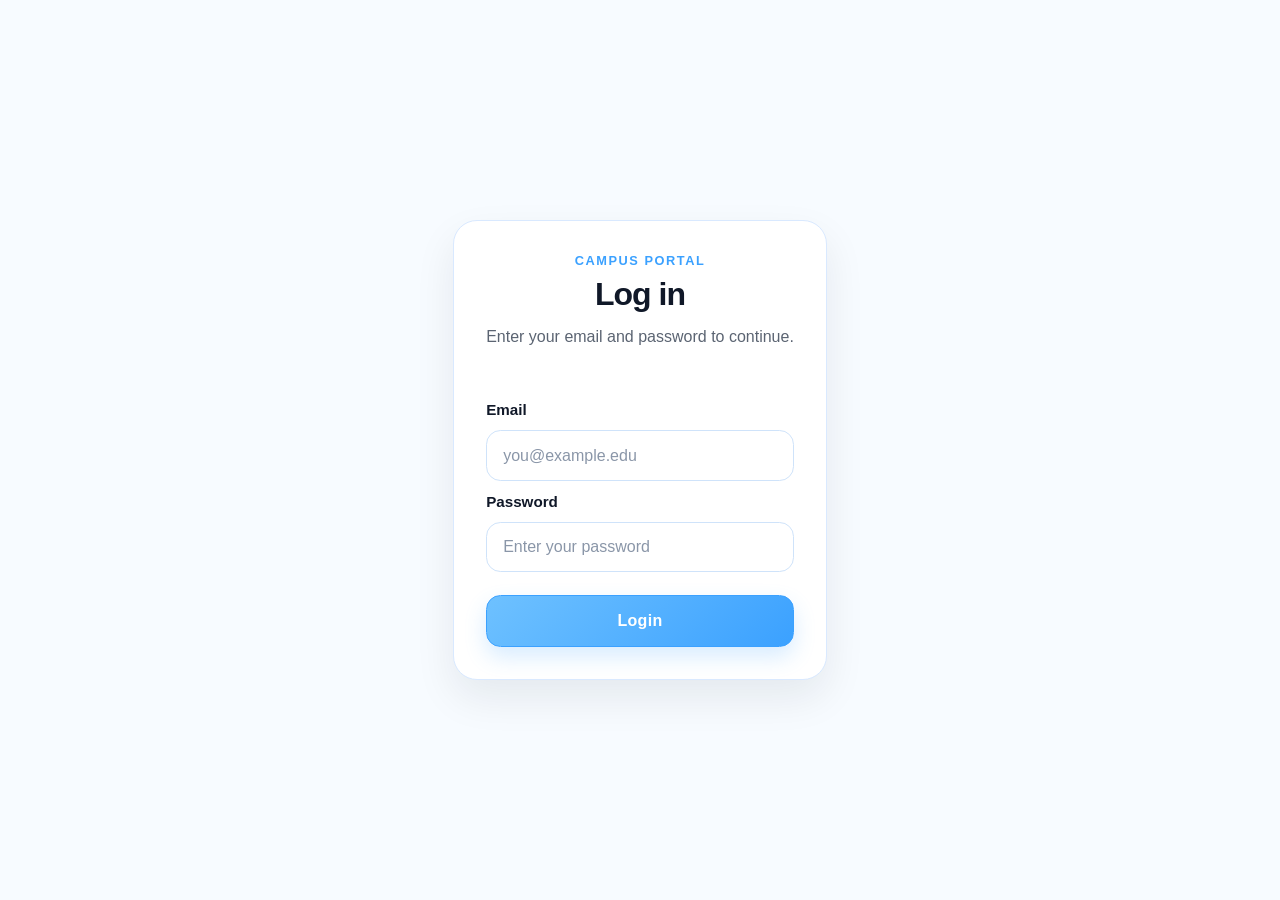
<file: src/main/resources/static/index.html>
<!DOCTYPE html>
<html lang="en">
<head>
    <meta charset="UTF-8">
    <meta name="viewport" content="width=device-width, initial-scale=1.0">
    <title>Campus Portal | Login</title>
    <link rel="stylesheet" href="./css/login.css">
</head>
<body>
    <main class="page-shell">
        <section class="login-panel" aria-label="Login form section">
            <div class="login-card">
                <div class="card-header">
                    <p class="eyebrow">Campus Portal</p>
                    <h1>Log in</h1>
                    <p class="subtitle">Enter your email and password to continue.</p>
                </div>

                <div id="formStatus" class="status-message" role="status" aria-live="polite"></div>

                <form id="loginForm" class="login-form" novalidate>
                    <label for="email">Email</label>
                    <input id="email" type="email" placeholder="you@example.edu" autocomplete="email" required>

                    <label for="password">Password</label>
                    <input id="password" type="password" placeholder="Enter your password" autocomplete="current-password" required>

                    <button id="submitButton" type="submit">Login</button>
                </form>
            </div>
        </section>
    </main>

    <script src="./js/login.js"></script>
</body>
</html>
</file>
<file: src/main/resources/static/css/login.css>
:root {
    color-scheme: light;
    --bg: #f7fbff;
    --panel: #ffffff;
    --panel-border: #d9e9ff;
    --text: #101828;
    --muted: #5b6472;
    --accent: #6ec1ff;
    --accent-strong: #3ba1ff;
    --success: #1f9d67;
    --error: #d64545;
    --shadow: 0 18px 40px rgba(17, 24, 39, 0.08);
}

* {
    box-sizing: border-box;
}

html {
    min-height: 100%;
}

body {
    margin: 0;
    min-height: 100vh;
    font-family: Arial, Helvetica, sans-serif;
    color: var(--text);
    background: var(--bg);
}

.page-shell {
    display: flex;
    align-items: center;
    justify-content: center;
    min-height: 100vh;
    padding: 1.5rem;
}

.eyebrow,
.status-message {
    display: block;
}

.login-card {
    width: min(100%, 420px);
    padding: 2rem;
    border: 1px solid var(--panel-border);
    border-radius: 1.5rem;
    background: var(--panel);
    box-shadow: var(--shadow);
}

.card-header {
    text-align: center;
}

.eyebrow {
    margin: 0;
    color: var(--accent-strong);
    font-size: 0.8rem;
    font-weight: 700;
    letter-spacing: 0.12em;
    text-transform: uppercase;
}

.card-header h1 {
    margin: 0.5rem 0 0;
    font-size: 2rem;
    letter-spacing: -0.03em;
}

.subtitle {
    margin: 0.75rem 0 0;
    color: var(--muted);
    line-height: 1.5;
}

.status-message {
    min-height: 1.25rem;
    margin-top: 1rem;
    color: var(--muted);
    font-size: 0.95rem;
}

.status-message.success {
    color: var(--success);
}

.status-message.error {
    color: var(--error);
}

.login-form {
    display: grid;
    gap: 0.75rem;
    margin-top: 1rem;
    text-align: left;
}

.login-form label {
    color: var(--text);
    font-size: 0.95rem;
    font-weight: 600;
}

.login-form input {
    width: 100%;
    padding: 0.95rem 1rem;
    border: 1px solid #cfe3fa;
    border-radius: 0.9rem;
    background: #ffffff;
    color: var(--text);
    font-size: 1rem;
    outline: none;
    transition: border-color 0.2s ease, box-shadow 0.2s ease, transform 0.2s ease;
}

.login-form input::placeholder {
    color: #8a96a8;
}

.login-form input:focus {
    border-color: var(--accent-strong);
    box-shadow: 0 0 0 4px rgba(59, 161, 255, 0.14);
    transform: translateY(-1px);
}

.login-form button {
    margin-top: 0.65rem;
    padding: 1rem 1.2rem;
    border: 1px solid var(--accent-strong);
    border-radius: 0.9rem;
    background: linear-gradient(135deg, var(--accent), var(--accent-strong));
    color: #ffffff;
    font-size: 1rem;
    font-weight: 700;
    letter-spacing: 0.02em;
    cursor: pointer;
    box-shadow: 0 10px 22px rgba(59, 161, 255, 0.2);
    transition: transform 0.2s ease, box-shadow 0.2s ease, opacity 0.2s ease;
}

.login-form button:hover {
    transform: translateY(-1px);
    box-shadow: 0 14px 28px rgba(59, 161, 255, 0.26);
}

.login-form button:disabled {
    opacity: 0.75;
    cursor: progress;
    transform: none;
}

@media (max-width: 560px) {
    .page-shell {
        padding: 1rem;
    }

    .login-card {
        padding: 1.5rem;
    }
}
</file>
